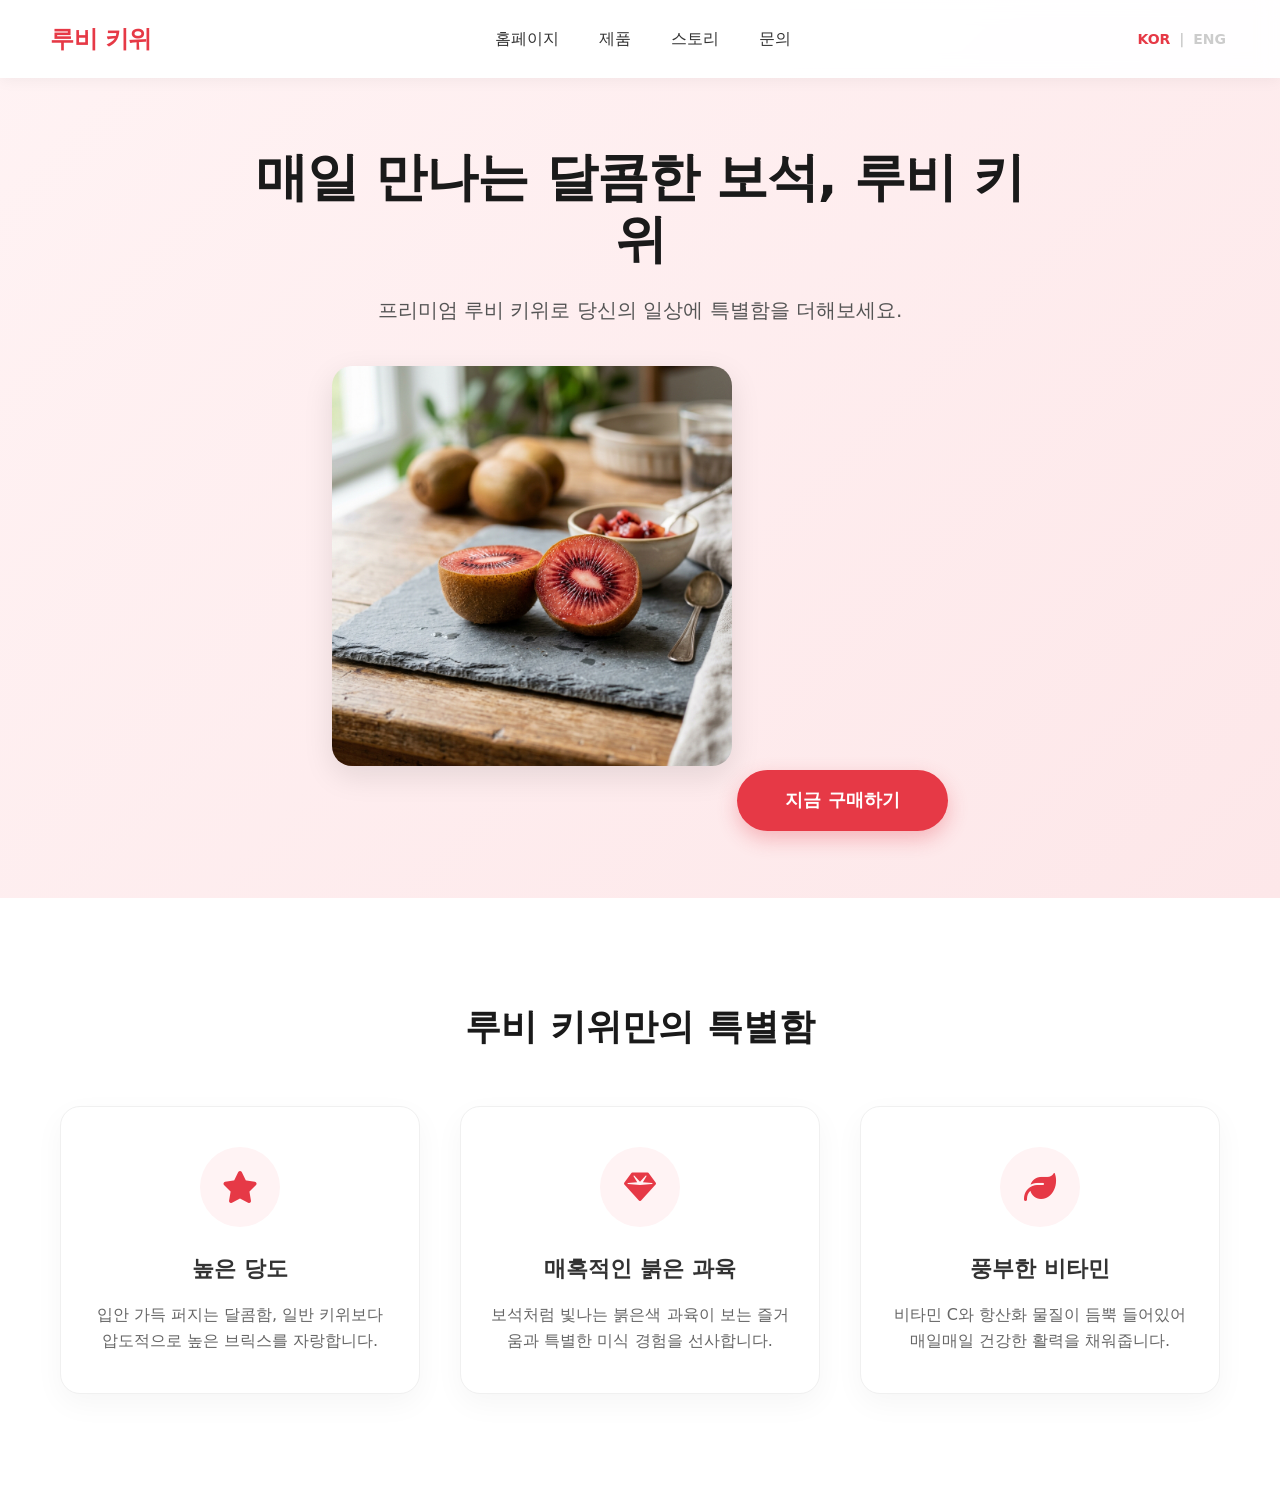
<file: index.html>
<!DOCTYPE html>
<html lang="ko">
<head>
    <meta charset="UTF-8">
    <meta name="viewport" content="width=device-width, initial-scale=1.0">
    <title>루비 키위 랜딩 페이지</title>
    <!-- FontAwesome 아이콘 -->
    <link rel="stylesheet" href="https://cdnjs.cloudflare.com/ajax/libs/font-awesome/6.4.0/css/all.min.css">
    <link rel="stylesheet" href="style.css">
</head>
<body>
    <!-- 내비게이션 바 -->
    <nav class="navbar">
        <div class="logo">루비 키위</div>
        <ul class="nav-links">
            <li><a href="#home">홈페이지</a></li>
            <li><a href="#product">제품</a></li>
            <li><a href="#story">스토리</a></li>
            <li><a href="#contact">문의</a></li>
        </ul>
        <div class="lang-switch">
            <a href="index.html" class="active">KOR</a> | <a href="index_en.html">ENG</a>
        </div>
    </nav>

    <!-- 히어로 섹션 -->
    <section class="hero" id="home">
        <div class="hero-content">
            <h1>매일 만나는 달콤한 보석, 루비 키위</h1>
            <p>프리미엄 루비 키위로 당신의 일상에 특별함을 더해보세요.</p>
            <img src="images/ruby-kiwi.jpg" alt="신선하고 먹음직스러운 붉은 과육의 루비 키위" class="hero-image">
            <a href="#purchase" class="cta-button">지금 구매하기</a>
        </div>
    </section>

    <!-- 제품 특징 섹션 -->
    <section class="features" id="product">
        <div class="container">
            <h2 class="section-title">루비 키위만의 특별함</h2>
            <div class="features-grid">
                <!-- 특징 1 -->
                <div class="feature-card">
                    <div class="feature-icon">
                        <i class="fa-solid fa-star"></i>
                    </div>
                    <h3>높은 당도</h3>
                    <p>입안 가득 퍼지는 달콤함, 일반 키위보다 압도적으로 높은 브릭스를 자랑합니다.</p>
                </div>
                <!-- 특징 2 -->
                <div class="feature-card">
                    <div class="feature-icon">
                        <i class="fa-solid fa-gem"></i>
                    </div>
                    <h3>매혹적인 붉은 과육</h3>
                    <p>보석처럼 빛나는 붉은색 과육이 보는 즐거움과 특별한 미식 경험을 선사합니다.</p>
                </div>
                <!-- 특징 3 -->
                <div class="feature-card">
                    <div class="feature-icon">
                        <i class="fa-solid fa-leaf"></i>
                    </div>
                    <h3>풍부한 비타민</h3>
                    <p>비타민 C와 항산화 물질이 듬뿍 들어있어 매일매일 건강한 활력을 채워줍니다.</p>
                </div>
            </div>
        </div>
    </section>
</body>
</html>
</file>
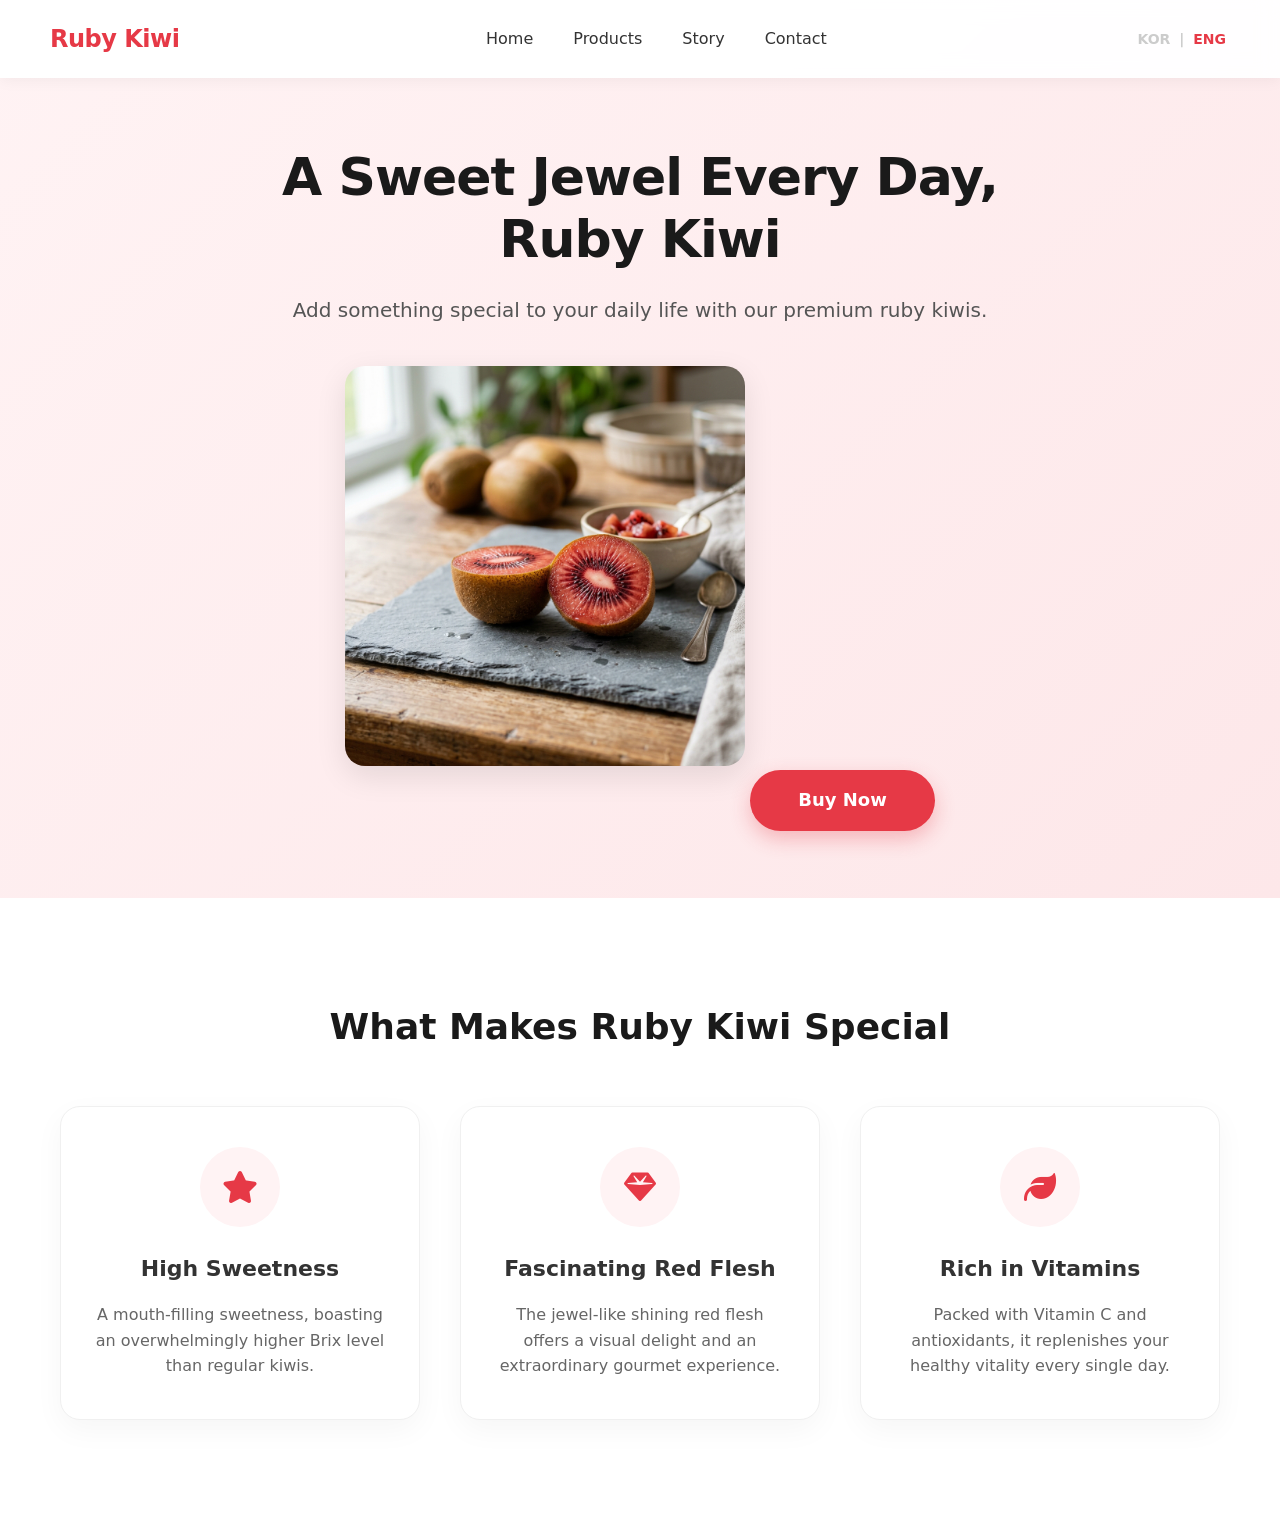
<file: index_en.html>
<!DOCTYPE html>
<html lang="en">
<head>
    <meta charset="UTF-8">
    <meta name="viewport" content="width=device-width, initial-scale=1.0">
    <title>Ruby Kiwi Landing Page</title>
    <!-- FontAwesome 아이콘 -->
    <link rel="stylesheet" href="https://cdnjs.cloudflare.com/ajax/libs/font-awesome/6.4.0/css/all.min.css">
    <link rel="stylesheet" href="style.css">
</head>
<body>
    <!-- 내비게이션 바 -->
    <nav class="navbar">
        <div class="logo">Ruby Kiwi</div>
        <ul class="nav-links">
            <li><a href="#home">Home</a></li>
            <li><a href="#product">Products</a></li>
            <li><a href="#story">Story</a></li>
            <li><a href="#contact">Contact</a></li>
        </ul>
        <div class="lang-switch">
            <a href="index.html">KOR</a> | <a href="index_en.html" class="active">ENG</a>
        </div>
    </nav>

    <!-- 히어로 섹션 -->
    <section class="hero" id="home">
        <div class="hero-content">
            <h1>A Sweet Jewel Every Day, Ruby Kiwi</h1>
            <p>Add something special to your daily life with our premium ruby kiwis.</p>
            <img src="images/ruby-kiwi.jpg" alt="Fresh and appetizing ruby kiwi with red flesh" class="hero-image">
            <a href="#purchase" class="cta-button">Buy Now</a>
        </div>
    </section>

    <!-- 제품 특징 섹션 -->
    <section class="features" id="product">
        <div class="container">
            <h2 class="section-title">What Makes Ruby Kiwi Special</h2>
            <div class="features-grid">
                <!-- 특징 1 -->
                <div class="feature-card">
                    <div class="feature-icon">
                        <i class="fa-solid fa-star"></i>
                    </div>
                    <h3>High Sweetness</h3>
                    <p>A mouth-filling sweetness, boasting an overwhelmingly higher Brix level than regular kiwis.</p>
                </div>
                <!-- 특징 2 -->
                <div class="feature-card">
                    <div class="feature-icon">
                        <i class="fa-solid fa-gem"></i>
                    </div>
                    <h3>Fascinating Red Flesh</h3>
                    <p>The jewel-like shining red flesh offers a visual delight and an extraordinary gourmet experience.</p>
                </div>
                <!-- 특징 3 -->
                <div class="feature-card">
                    <div class="feature-icon">
                        <i class="fa-solid fa-leaf"></i>
                    </div>
                    <h3>Rich in Vitamins</h3>
                    <p>Packed with Vitamin C and antioxidants, it replenishes your healthy vitality every single day.</p>
                </div>
            </div>
        </div>
    </section>
</body>
</html>
</file>
<file: style.css>
/* 기본 리셋 및 폰트 */
* {
    margin: 0;
    padding: 0;
    box-sizing: border-box;
    font-family: 'Pretendard', -apple-system, BlinkMacSystemFont, system-ui, Roboto, 'Helvetica Neue', 'Segoe UI', 'Apple SD Gothic Neo', 'Noto Sans KR', 'Malgun Gothic', sans-serif;
}

body {
    background-color: #fcfcfc;
    color: #333;
    line-height: 1.6;
}

a {
    text-decoration: none;
    color: inherit;
}

ul {
    list-style: none;
}

/* 내비게이션 바 */
.navbar {
    display: flex;
    justify-content: space-between;
    align-items: center;
    padding: 20px 50px;
    background-color: rgba(255, 255, 255, 0.95);
    backdrop-filter: blur(10px);
    box-shadow: 0 2px 15px rgba(0, 0, 0, 0.05);
    position: sticky;
    top: 0;
    z-index: 1000;
}

.logo {
    font-size: 24px;
    font-weight: 800;
    color: #e63946; /* 루비 컬러 */
    letter-spacing: -0.5px;
}

.nav-links {
    display: flex;
    gap: 40px;
}

.nav-links li a {
    font-weight: 500;
    font-size: 16px;
    transition: color 0.3s ease;
    position: relative;
}

.nav-links li a:hover {
    color: #e63946;
}

/* 언어 전환 스위치 */
.lang-switch {
    font-size: 14px;
    font-weight: 600;
    color: #ccc;
}

.lang-switch a {
    padding: 0 4px;
    transition: color 0.3s ease;
}

.lang-switch a:hover,
.lang-switch a.active {
    color: #e63946;
}

/* 히어로 섹션 */
.hero {
    height: 100vh;
    display: flex;
    justify-content: center;
    align-items: center;
    text-align: center;
    /* 부드러운 그라데이션 배경 */
    background: linear-gradient(135deg, #fff3f4 0%, #fde7e9 100%);
    padding: 0 20px;
    margin-top: -80px; /* 네비게이션 높이만큼 위로 올려서 전체 화면 채움 */
    padding-top: 80px;
}

.hero-content {
    max-width: 800px;
    animation: fadeIn 1s ease-out;
}

.hero-content h1 {
    font-size: 52px;
    font-weight: 800;
    margin-bottom: 24px;
    color: #1a1a1a;
    line-height: 1.2;
    letter-spacing: -1px;
}

.hero-content p {
    font-size: 20px;
    color: #555;
    margin-bottom: 40px;
}

.hero-image {
    max-width: 100%;
    height: auto;
    border-radius: 20px;
    box-shadow: 0 10px 30px rgba(0, 0, 0, 0.1);
    margin-bottom: 40px;
    object-fit: cover;
    max-height: 400px;
}

/* CTA 버튼 */
.cta-button {
    display: inline-block;
    padding: 16px 48px;
    background-color: #e63946;
    color: white;
    font-size: 18px;
    font-weight: 700;
    border-radius: 50px;
    transition: all 0.3s ease;
    box-shadow: 0 8px 20px rgba(230, 57, 70, 0.3);
}

.cta-button:hover {
    background-color: #d62828;
    transform: translateY(-3px);
    box-shadow: 0 12px 25px rgba(230, 57, 70, 0.4);
}

/* 간단한 등장 애니메이션 */
@keyframes fadeIn {
    from {
        opacity: 0;
        transform: translateY(20px);
    }
    to {
        opacity: 1;
        transform: translateY(0);
    }
}

/* 공통 컨테이너 및 섹션 타이틀 */
.container {
    max-width: 1200px;
    margin: 0 auto;
    padding: 0 20px;
}

.section-title {
    text-align: center;
    font-size: 36px;
    font-weight: 800;
    color: #1a1a1a;
    margin-bottom: 50px;
}

/* 제품 특징 섹션 */
.features {
    padding: 100px 0;
    background-color: #ffffff;
}

.features-grid {
    display: grid;
    grid-template-columns: repeat(3, 1fr);
    gap: 40px;
}

.feature-card {
    background: #fff;
    padding: 40px 30px;
    border-radius: 20px;
    text-align: center;
    box-shadow: 0 10px 30px rgba(0, 0, 0, 0.04);
    transition: transform 0.3s ease, box-shadow 0.3s ease;
    border: 1px solid #f0f0f0;
}

.feature-card:hover {
    transform: translateY(-10px);
    box-shadow: 0 15px 40px rgba(230, 57, 70, 0.1);
}

.feature-icon {
    width: 80px;
    height: 80px;
    background-color: #fff3f4;
    color: #e63946;
    border-radius: 50%;
    display: flex;
    justify-content: center;
    align-items: center;
    font-size: 32px;
    margin: 0 auto 24px;
}

.feature-card h3 {
    font-size: 22px;
    font-weight: 700;
    margin-bottom: 16px;
    color: #333;
}

.feature-card p {
    font-size: 16px;
    color: #666;
    line-height: 1.6;
}

/* 반응형 (태블릿 및 모바일) */
@media (max-width: 768px) {
    /* 네비게이션 바 세로 정렬 */
    .navbar {
        flex-direction: column;
        padding: 15px 20px;
    }

    .logo {
        margin-bottom: 15px;
    }

    .nav-links {
        flex-direction: column;
        gap: 15px;
        width: 100%;
        text-align: center;
    }

    /* 히어로 섹션 텍스트 크기 조절 */
    .hero-content h1 {
        font-size: 36px;
    }

    .hero-content p {
        font-size: 16px;
        margin-bottom: 30px;
    }

    /* 제품 특징 섹션 1열 배치 */
    .features-grid {
        grid-template-columns: 1fr;
        gap: 24px;
    }

    .features {
        padding: 60px 0;
    }

    .section-title {
        font-size: 28px;
        margin-bottom: 30px;
    }
}
</file>
